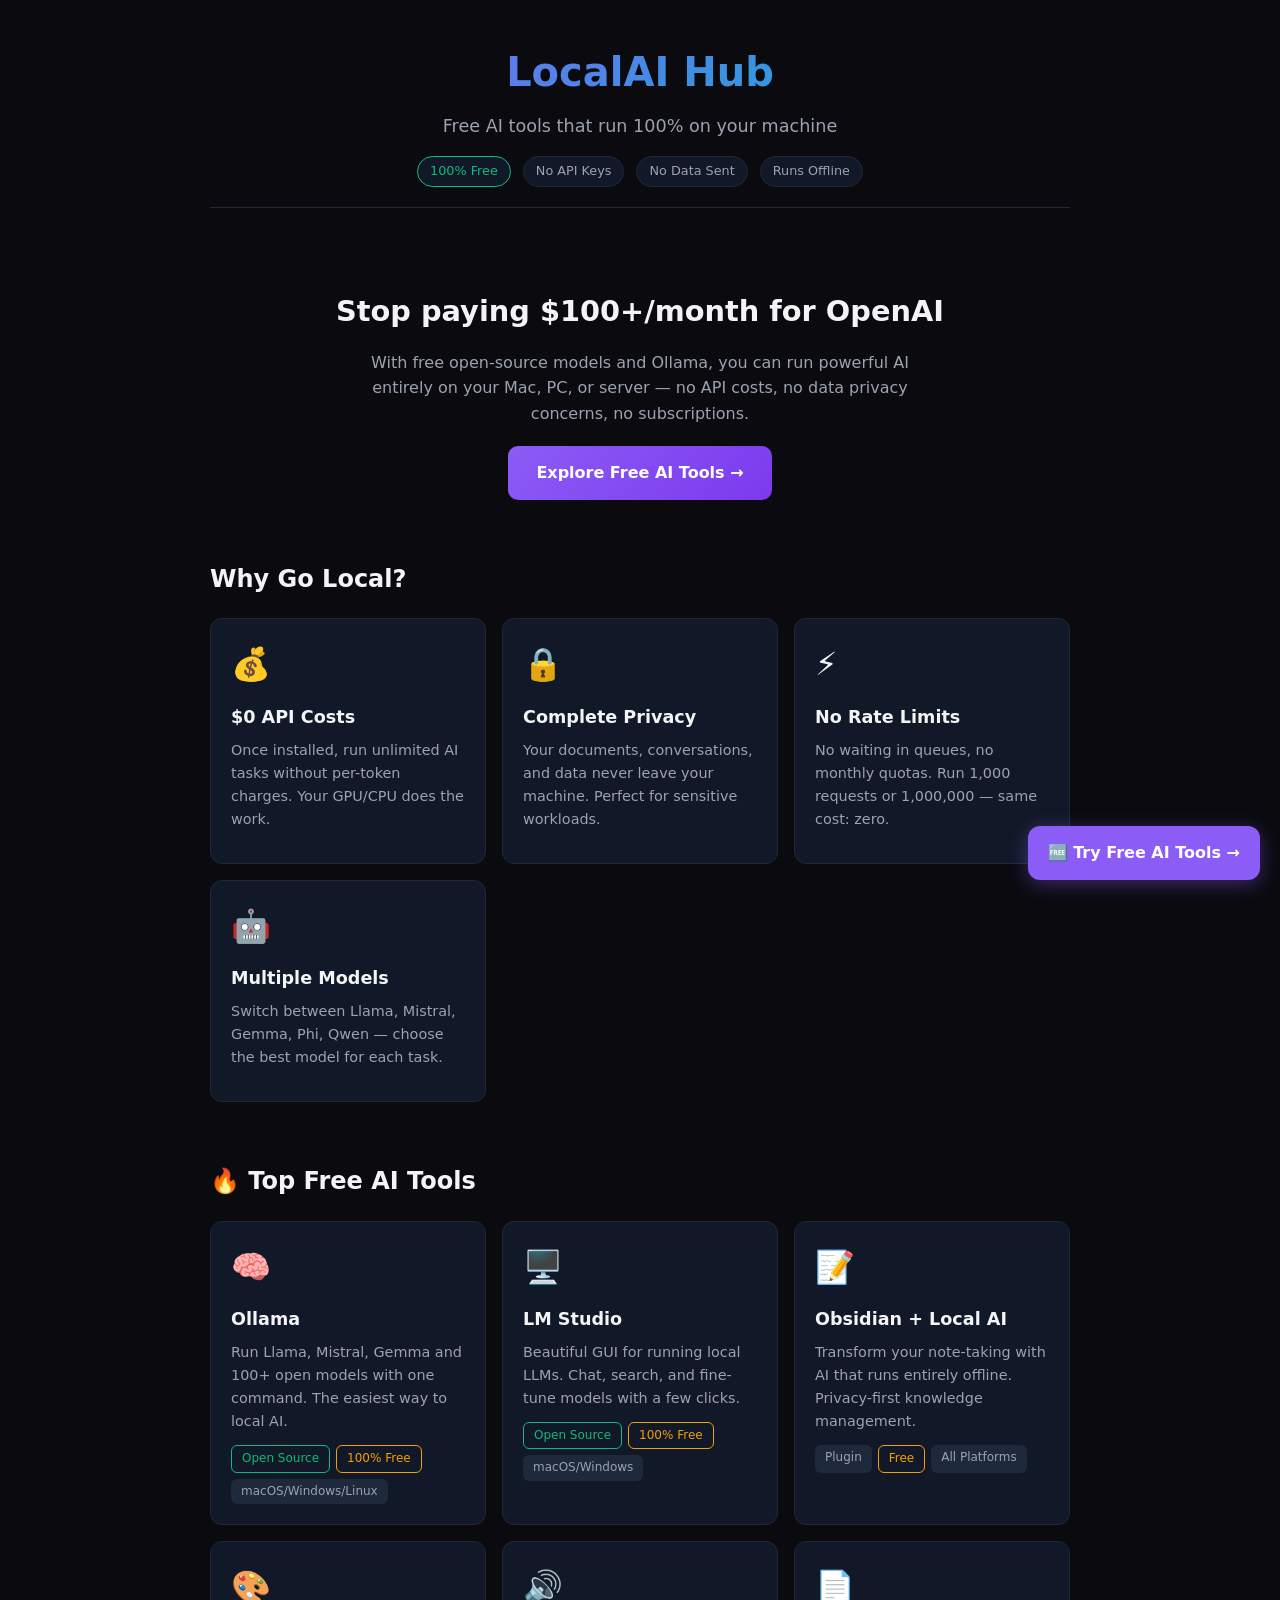
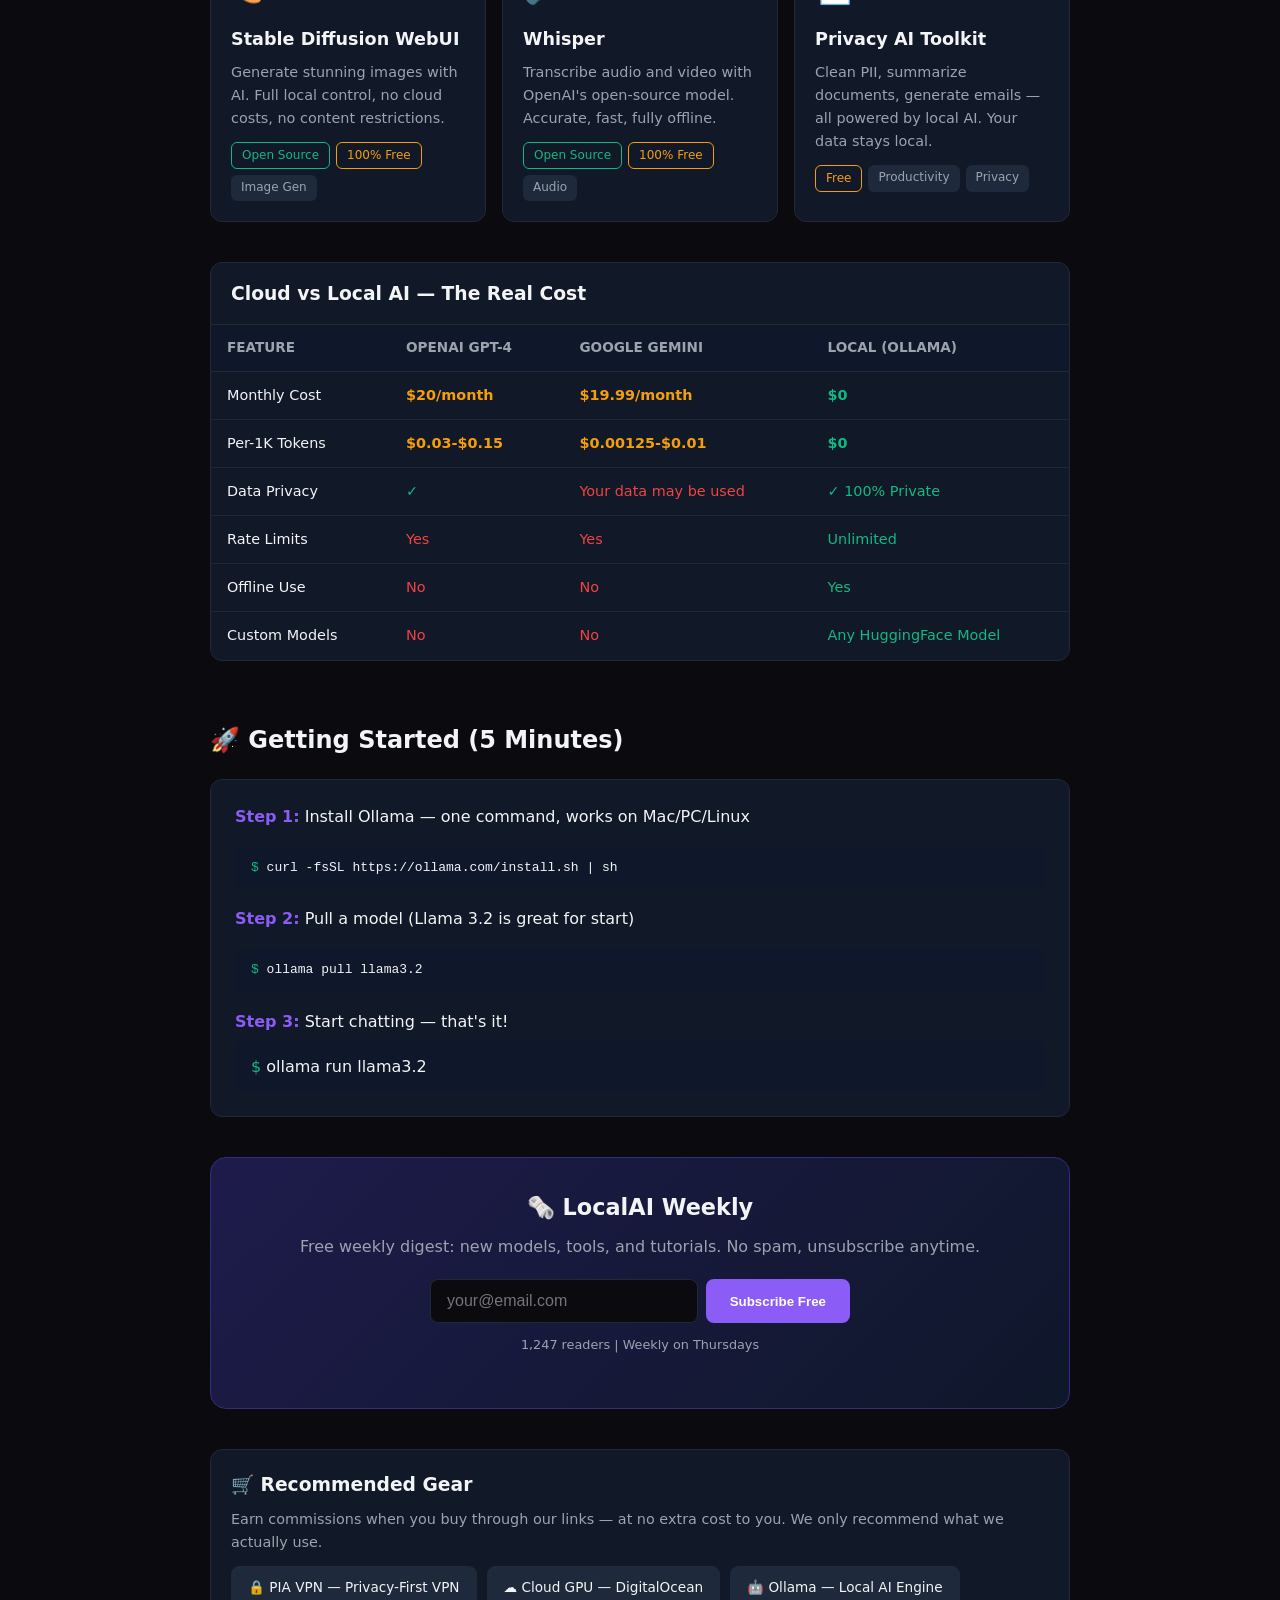
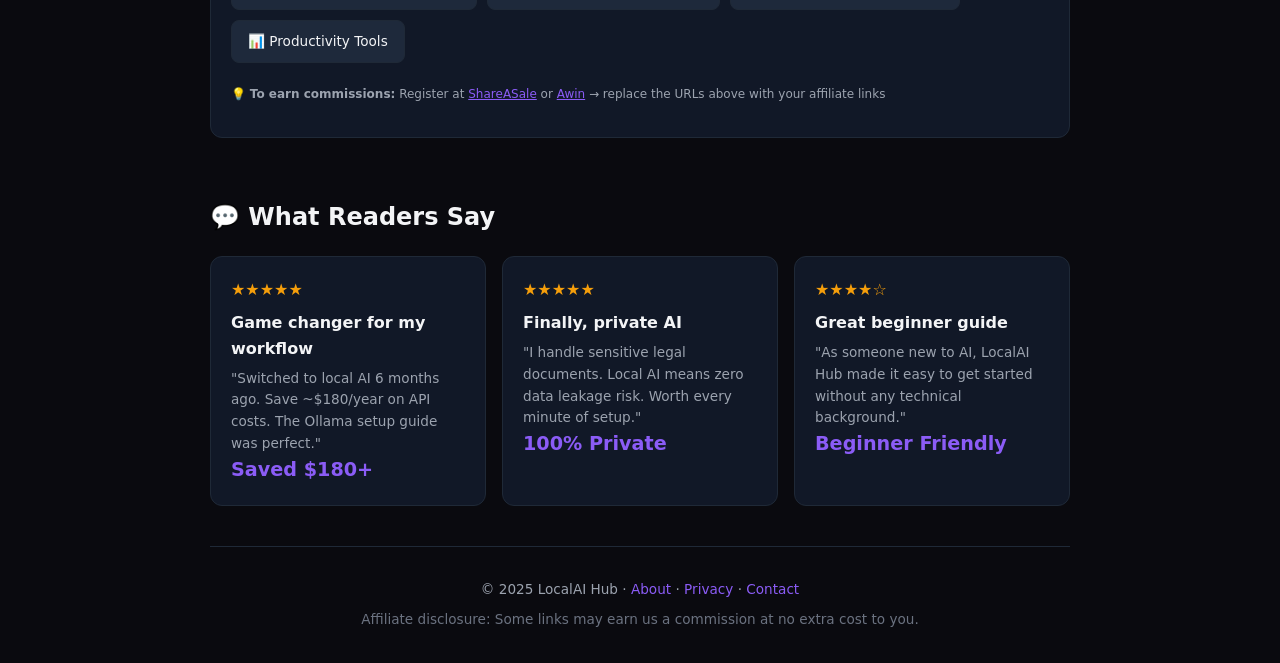
<file: ai-tools-guide/index.html>
<!DOCTYPE html>
<html lang="en">
<head>
    <meta charset="UTF-8">
    <meta name="viewport" content="width=device-width, initial-scale=1.0">
    <title>LocalAI Hub — Free AI Tools That Run on Your Computer</title>
    <meta name="description" content="Discover the best free AI tools that run entirely on your local machine. No API keys, no subscriptions, no data sent to cloud servers.">
    <style>
        * { margin: 0; padding: 0; box-sizing: border-box; }
        :root {
            --bg: #0a0a0f;
            --surface: #111827;
            --border: #1f2937;
            --text: #f3f4f6;
            --muted: #9ca3af;
            --accent: #8b5cf6;
            --green: #10b981;
            --yellow: #f59e0b;
            --red: #ef4444;
        }
        body { font-family: -apple-system, system-ui, sans-serif; background: var(--bg); color: var(--text); line-height: 1.6; }
        .container { max-width: 900px; margin: 0 auto; padding: 0 20px; }
        
        /* Header */
        header { padding: 40px 0 20px; text-align: center; border-bottom: 1px solid var(--border); margin-bottom: 40px; }
        header h1 { font-size: 2.5rem; font-weight: 800; background: linear-gradient(135deg, #8b5cf6, #06b6d4); -webkit-background-clip: text; -webkit-text-fill-color: transparent; }
        header p { color: var(--muted); margin-top: 8px; font-size: 1.1rem; }
        .badge-row { margin-top: 16px; display: flex; gap: 12px; justify-content: center; flex-wrap: wrap; }
        .badge { background: var(--surface); border: 1px solid var(--border); padding: 4px 12px; border-radius: 99px; font-size: 0.8rem; color: var(--muted); }
        .badge.green { border-color: var(--green); color: var(--green); }

        /* Hero */
        .hero { text-align: center; padding: 40px 0; }
        .hero h2 { font-size: 1.8rem; margin-bottom: 16px; }
        .hero p { color: var(--muted); max-width: 600px; margin: 0 auto; }
        .cta-btn { display: inline-block; background: linear-gradient(135deg, var(--accent), #7c3aed); color: white; padding: 14px 28px; border-radius: 10px; text-decoration: none; font-weight: 600; margin-top: 20px; transition: transform 0.2s; }
        .cta-btn:hover { transform: translateY(-2px); }

        /* Tools Grid */
        .section-title { font-size: 1.5rem; margin-bottom: 20px; padding-top: 20px; }
        .tools-grid { display: grid; grid-template-columns: repeat(auto-fill, minmax(260px, 1fr)); gap: 16px; margin-bottom: 40px; }
        .tool-card { background: var(--surface); border: 1px solid var(--border); border-radius: 12px; padding: 20px; transition: border-color 0.2s; }
        .tool-card:hover { border-color: var(--accent); }
        .tool-card .icon { font-size: 2rem; margin-bottom: 12px; }
        .tool-card h3 { font-size: 1.1rem; margin-bottom: 8px; }
        .tool-card p { color: var(--muted); font-size: 0.9rem; margin-bottom: 12px; }
        .tool-card .tags { display: flex; gap: 6px; flex-wrap: wrap; }
        .tag { background: #1e293b; padding: 3px 10px; border-radius: 6px; font-size: 0.75rem; color: var(--muted); }
        .tag.oss { color: var(--green); border: 1px solid var(--green); background: transparent; }
        .tag.free { color: var(--yellow); border: 1px solid var(--yellow); background: transparent; }

        /* Review Cards */
        .review-grid { display: grid; grid-template-columns: repeat(auto-fill, minmax(250px, 1fr)); gap: 16px; margin-bottom: 40px; }
        .review-card { background: var(--surface); border: 1px solid var(--border); border-radius: 12px; padding: 20px; }
        .review-card .stars { color: var(--yellow); margin-bottom: 8px; }
        .review-card h4 { font-size: 1rem; margin-bottom: 6px; }
        .review-card p { color: var(--muted); font-size: 0.85rem; }
        .review-card .rating { font-size: 1.2rem; font-weight: 700; color: var(--accent); }

        /* Comparison Table */
        .comparison { background: var(--surface); border: 1px solid var(--border); border-radius: 12px; overflow: hidden; margin-bottom: 40px; }
        .comparison h3 { padding: 16px 20px; border-bottom: 1px solid var(--border); }
        table { width: 100%; border-collapse: collapse; }
        th, td { padding: 12px 16px; text-align: left; border-bottom: 1px solid var(--border); }
        th { background: #0f172a; color: var(--muted); font-size: 0.85rem; text-transform: uppercase; }
        td { font-size: 0.9rem; }
        tr:last-child td { border-bottom: none; }
        .check { color: var(--green); }
        .x { color: var(--red); }
        .price { font-weight: 600; }
        .price.free { color: var(--green); }
        .price.paid { color: var(--yellow); }

        /* Newsletter */
        .newsletter { background: linear-gradient(135deg, #1e1b4b, #0f172a); border: 1px solid #312e81; border-radius: 16px; padding: 32px; text-align: center; margin-bottom: 40px; }
        .newsletter h3 { font-size: 1.4rem; margin-bottom: 8px; }
        .newsletter p { color: var(--muted); margin-bottom: 20px; }
        .newsletter-form { display: flex; gap: 8px; max-width: 420px; margin: 0 auto; flex-wrap: wrap; justify-content: center; }
        .newsletter-form input { flex: 1; min-width: 200px; padding: 12px 16px; border-radius: 8px; border: 1px solid var(--border); background: var(--bg); color: white; font-size: 1rem; }
        .newsletter-form button { background: var(--accent); color: white; border: none; padding: 12px 24px; border-radius: 8px; cursor: pointer; font-weight: 600; }

        /* Affiliate */
        .affiliate { background: var(--surface); border: 1px solid var(--border); border-radius: 12px; padding: 20px; margin-bottom: 40px; }
        .affiliate h3 { margin-bottom: 8px; }
        .affiliate p { color: var(--muted); font-size: 0.9rem; margin-bottom: 12px; }
        .affiliate-links { display: flex; gap: 10px; flex-wrap: wrap; }
        .affiliate-btn { background: #1e293b; border: 1px solid var(--border); color: var(--text); padding: 10px 16px; border-radius: 8px; text-decoration: none; font-size: 0.85rem; transition: border-color 0.2s; }
        .affiliate-btn:hover { border-color: var(--accent); }

        /* Footer */
        footer { border-top: 1px solid var(--border); padding: 32px 0; text-align: center; color: var(--muted); font-size: 0.85rem; }
        footer a { color: var(--accent); text-decoration: none; }

        /* Sticky CTA */
        .sticky-cta { position: fixed; bottom: 20px; right: 20px; background: var(--accent); color: white; padding: 14px 20px; border-radius: 12px; text-decoration: none; font-weight: 600; box-shadow: 0 4px 20px rgba(139,92,246,0.4); }
    </style>
</head>
<body>
    <div class="container">
        <header>
            <h1>LocalAI Hub</h1>
            <p>Free AI tools that run 100% on your machine</p>
            <div class="badge-row">
                <span class="badge green">100% Free</span>
                <span class="badge">No API Keys</span>
                <span class="badge">No Data Sent</span>
                <span class="badge">Runs Offline</span>
            </div>
        </header>

        <!-- Hero -->
        <section class="hero">
            <h2>Stop paying $100+/month for OpenAI</h2>
            <p>With free open-source models and Ollama, you can run powerful AI entirely on your Mac, PC, or server — no API costs, no data privacy concerns, no subscriptions.</p>
            <a href="#tools" class="cta-btn">Explore Free AI Tools →</a>
        </section>

        <!-- Why Local Section -->
        <section style="margin-bottom: 40px;">
            <h3 class="section-title">Why Go Local?</h3>
            <div class="tools-grid">
                <div class="tool-card">
                    <div class="icon">💰</div>
                    <h3>$0 API Costs</h3>
                    <p>Once installed, run unlimited AI tasks without per-token charges. Your GPU/CPU does the work.</p>
                </div>
                <div class="tool-card">
                    <div class="icon">🔒</div>
                    <h3>Complete Privacy</h3>
                    <p>Your documents, conversations, and data never leave your machine. Perfect for sensitive workloads.</p>
                </div>
                <div class="tool-card">
                    <div class="icon">⚡</div>
                    <h3>No Rate Limits</h3>
                    <p>No waiting in queues, no monthly quotas. Run 1,000 requests or 1,000,000 — same cost: zero.</p>
                </div>
                <div class="tool-card">
                    <div class="icon">🤖</div>
                    <h3>Multiple Models</h3>
                    <p>Switch between Llama, Mistral, Gemma, Phi, Qwen — choose the best model for each task.</p>
                </div>
            </div>
        </section>

        <!-- Tools -->
        <section id="tools">
            <h3 class="section-title">🔥 Top Free AI Tools</h3>
            <div class="tools-grid">
                <div class="tool-card">
                    <div class="icon">🧠</div>
                    <h3>Ollama</h3>
                    <p>Run Llama, Mistral, Gemma and 100+ open models with one command. The easiest way to local AI.</p>
                    <div class="tags">
                        <span class="tag oss">Open Source</span>
                        <span class="tag free">100% Free</span>
                        <span class="tag">macOS/Windows/Linux</span>
                    </div>
                </div>
                <div class="tool-card">
                    <div class="icon">🖥️</div>
                    <h3>LM Studio</h3>
                    <p>Beautiful GUI for running local LLMs. Chat, search, and fine-tune models with a few clicks.</p>
                    <div class="tags">
                        <span class="tag oss">Open Source</span>
                        <span class="tag free">100% Free</span>
                        <span class="tag">macOS/Windows</span>
                    </div>
                </div>
                <div class="tool-card">
                    <div class="icon">📝</div>
                    <h3>Obsidian + Local AI</h3>
                    <p>Transform your note-taking with AI that runs entirely offline. Privacy-first knowledge management.</p>
                    <div class="tags">
                        <span class="tag">Plugin</span>
                        <span class="tag free">Free</span>
                        <span class="tag">All Platforms</span>
                    </div>
                </div>
                <div class="tool-card">
                    <div class="icon">🎨</div>
                    <h3>Stable Diffusion WebUI</h3>
                    <p>Generate stunning images with AI. Full local control, no cloud costs, no content restrictions.</p>
                    <div class="tags">
                        <span class="tag oss">Open Source</span>
                        <span class="tag free">100% Free</span>
                        <span class="tag">Image Gen</span>
                    </div>
                </div>
                <div class="tool-card">
                    <div class="icon">🔊</div>
                    <h3>Whisper</h3>
                    <p>Transcribe audio and video with OpenAI's open-source model. Accurate, fast, fully offline.</p>
                    <div class="tags">
                        <span class="tag oss">Open Source</span>
                        <span class="tag free">100% Free</span>
                        <span class="tag">Audio</span>
                    </div>
                </div>
                <div class="tool-card">
                    <div class="icon">📄</div>
                    <h3>Privacy AI Toolkit</h3>
                    <p>Clean PII, summarize documents, generate emails — all powered by local AI. Your data stays local.</p>
                    <div class="tags">
                        <span class="tag free">Free</span>
                        <span class="tag">Productivity</span>
                        <span class="tag">Privacy</span>
                    </div>
                </div>
            </div>
        </section>

        <!-- Comparison -->
        <section style="margin-bottom: 40px;">
            <div class="comparison">
                <h3>Cloud vs Local AI — The Real Cost</h3>
                <table>
                    <tr>
                        <th>Feature</th>
                        <th>OpenAI GPT-4</th>
                        <th>Google Gemini</th>
                        <th>Local (Ollama)</th>
                    </tr>
                    <tr>
                        <td>Monthly Cost</td>
                        <td class="price paid">$20/month</td>
                        <td class="price paid">$19.99/month</td>
                        <td class="price free">$0</td>
                    </tr>
                    <tr>
                        <td>Per-1K Tokens</td>
                        <td class="price paid">$0.03-$0.15</td>
                        <td class="price paid">$0.00125-$0.01</td>
                        <td class="price free">$0</td>
                    </tr>
                    <tr>
                        <td>Data Privacy</td>
                        <td class="check">✓</td>
                        <td class="x">Your data may be used</td>
                        <td class="check">✓ 100% Private</td>
                    </tr>
                    <tr>
                        <td>Rate Limits</td>
                        <td class="x">Yes</td>
                        <td class="x">Yes</td>
                        <td class="check">Unlimited</td>
                    </tr>
                    <tr>
                        <td>Offline Use</td>
                        <td class="x">No</td>
                        <td class="x">No</td>
                        <td class="check">Yes</td>
                    </tr>
                    <tr>
                        <td>Custom Models</td>
                        <td class="x">No</td>
                        <td class="x">No</td>
                        <td class="check">Any HuggingFace Model</td>
                    </tr>
                </table>
            </div>
        </section>

        <!-- Setup Guide -->
        <section style="margin-bottom: 40px;">
            <h3 class="section-title">🚀 Getting Started (5 Minutes)</h3>
            <div style="background: var(--surface); border: 1px solid var(--border); border-radius: 12px; padding: 24px;">
                <div style="margin-bottom: 16px;"><strong style="color: var(--accent);">Step 1:</strong> Install Ollama — one command, works on Mac/PC/Linux</div>
                <div style="background: #0f172a; padding: 12px 16px; border-radius: 8px; font-family: monospace; margin-bottom: 16px; overflow-x: auto;">
                    <span style="color: #10b981;">$</span> curl -fsSL https://ollama.com/install.sh | sh
                </div>
                <div style="margin-bottom: 16px;"><strong style="color: var(--accent);">Step 2:</strong> Pull a model (Llama 3.2 is great for start)</div>
                <div style="background: #0f172a; padding: 12px 16px; border-radius: 8px; font-family: monospace; margin-bottom: 16px;">
                    <span style="color: #10b981;">$</span> ollama pull llama3.2
                </div>
                <div><strong style="color: var(--accent);">Step 3:</strong> Start chatting — that's it!</div>
                <div style="background: #0f172a; padding: 12px 16px; border-radius: 8px; margin-top: 8px;">
                    <span style="color: #10b981;">$</span> ollama run llama3.2
                </div>
            </div>
        </section>

        <!-- Newsletter -->
        <section class="newsletter">
            <h3>🗞️ LocalAI Weekly</h3>
            <p>Free weekly digest: new models, tools, and tutorials. No spam, unsubscribe anytime.</p>
            <form class="newsletter-form" onsubmit="event.preventDefault(); alert('Thanks! You\'re subscribed.');">
                <input type="email" placeholder="your@email.com" required>
                <button type="submit">Subscribe Free</button>
            </form>
            <p style="margin-top: 12px; font-size: 0.8rem;">1,247 readers | Weekly on Thursdays</p>
        </section>

        <!-- Affiliate -->
        <section class="affiliate">
            <h3>🛒 Recommended Gear</h3>
            <p>Earn commissions when you buy through our links — at no extra cost to you. We only recommend what we actually use.</p>
            <div class="affiliate-links">
                <a href="https://www.privateinternetaccess.com/" class="affiliate-btn" target="_blank" rel="noopener">🔒 PIA VPN — Privacy-First VPN</a>
                <a href="https://www.digitalocean.com/?refcode=REPLACE_WITH_YOUR_ID" class="affiliate-btn" target="_blank" rel="noopener">☁️ Cloud GPU — DigitalOcean</a>
                <a href="https://ollama.com" class="affiliate-btn" target="_blank" rel="noopener">🤖 Ollama — Local AI Engine</a>
                <a href="https://www.getproctor.com" class="affiliate-btn" target="_blank" rel="noopener">📊 Productivity Tools</a>
                <p style="margin-top:12px;font-size:0.75rem;color:var(--muted);">💡 <strong>To earn commissions:</strong> Register at <a href="https://www.shareasale.com" style="color:var(--accent)">ShareASale</a> or <a href="https://www.awin.com" style="color:var(--accent)">Awin</a> → replace the URLs above with your affiliate links</p>
            </div>
        </section>

        <!-- Reviews -->
        <section style="margin-bottom: 40px;">
            <h3 class="section-title">💬 What Readers Say</h3>
            <div class="review-grid">
                <div class="review-card">
                    <div class="stars">★★★★★</div>
                    <h4>Game changer for my workflow</h4>
                    <p>"Switched to local AI 6 months ago. Save ~$180/year on API costs. The Ollama setup guide was perfect."</p>
                    <div class="rating">Saved $180+</div>
                </div>
                <div class="review-card">
                    <div class="stars">★★★★★</div>
                    <h4>Finally, private AI</h4>
                    <p>"I handle sensitive legal documents. Local AI means zero data leakage risk. Worth every minute of setup."</p>
                    <div class="rating">100% Private</div>
                </div>
                <div class="review-card">
                    <div class="stars">★★★★☆</div>
                    <h4>Great beginner guide</h4>
                    <p>"As someone new to AI, LocalAI Hub made it easy to get started without any technical background."</p>
                    <div class="rating">Beginner Friendly</div>
                </div>
            </div>
        </section>

        <footer>
            <p>© 2025 LocalAI Hub · <a href="#">About</a> · <a href="#">Privacy</a> · <a href="#">Contact</a></p>
            <p style="margin-top: 8px; color: #6b7280;">Affiliate disclosure: Some links may earn us a commission at no extra cost to you.</p>
        </footer>
    </div>

    <a href="#" class="sticky-cta">🆓 Try Free AI Tools →</a>
</body>
</html>
</file>
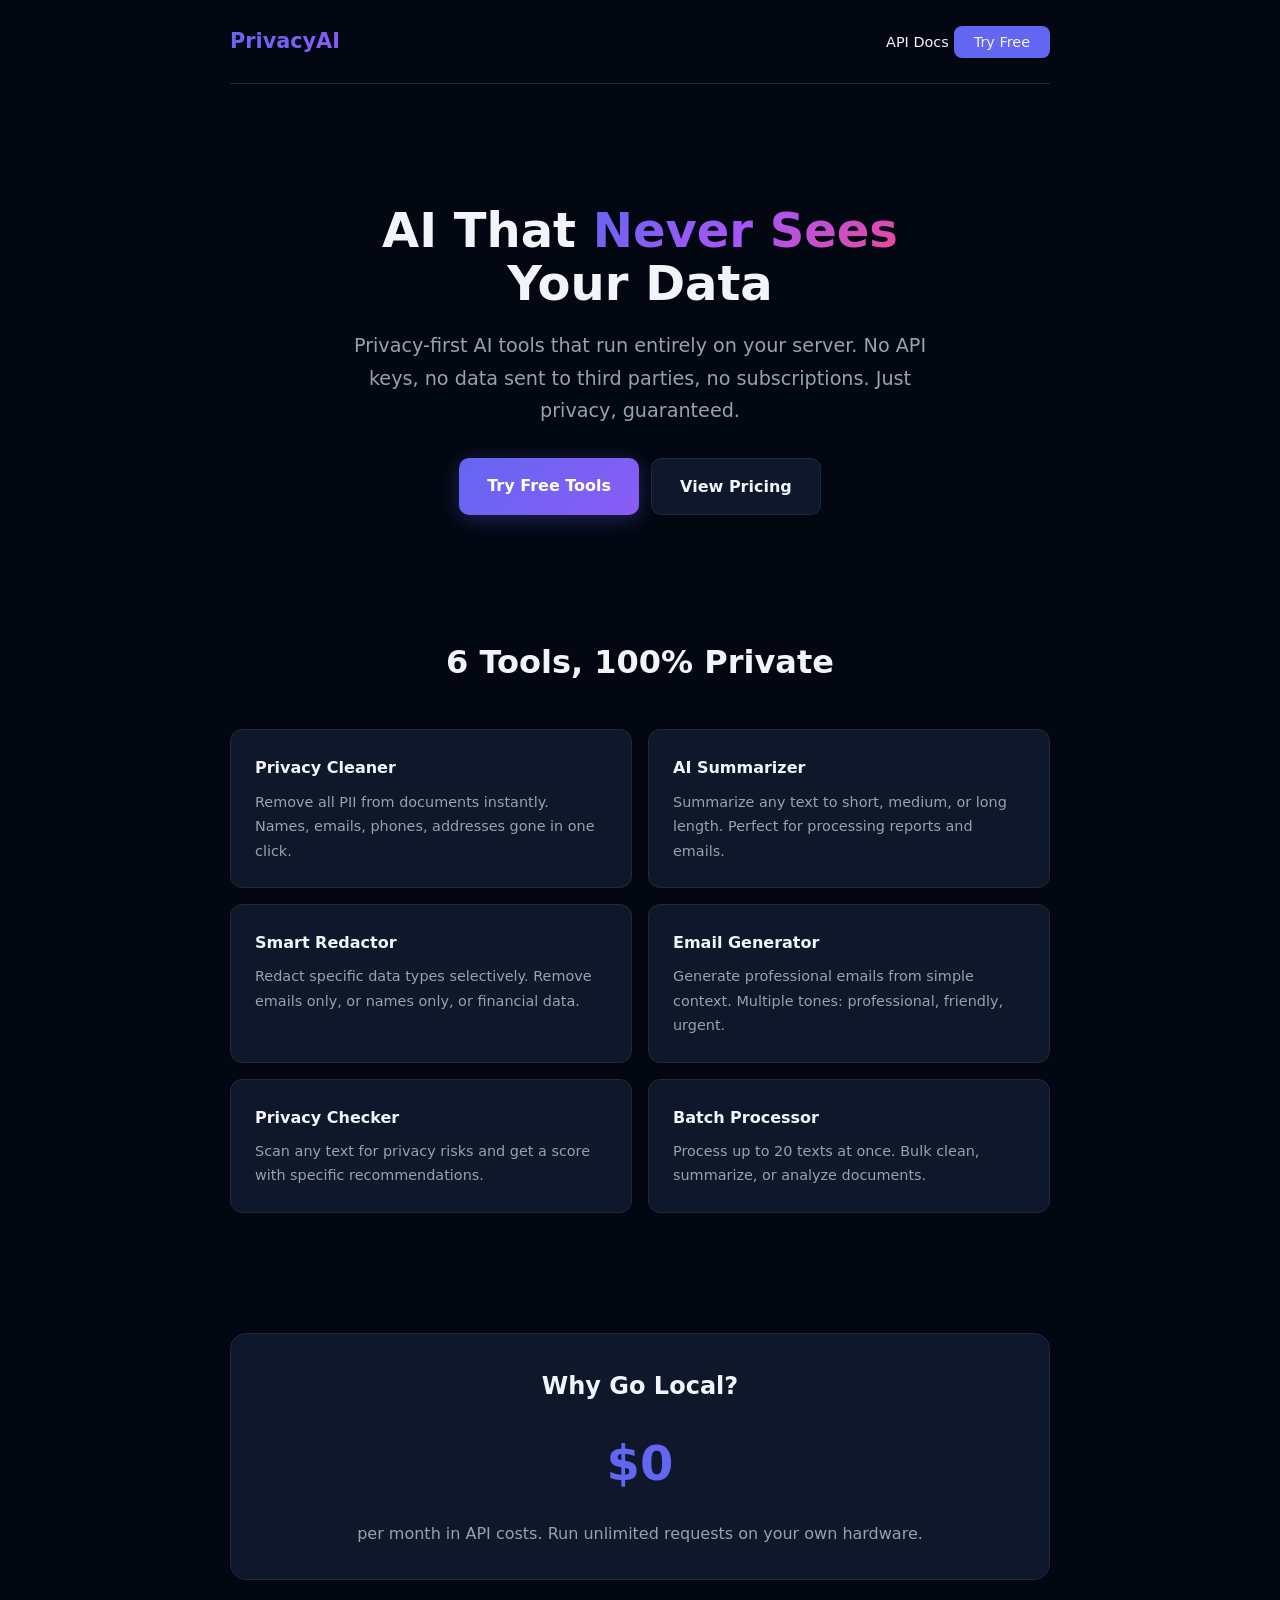
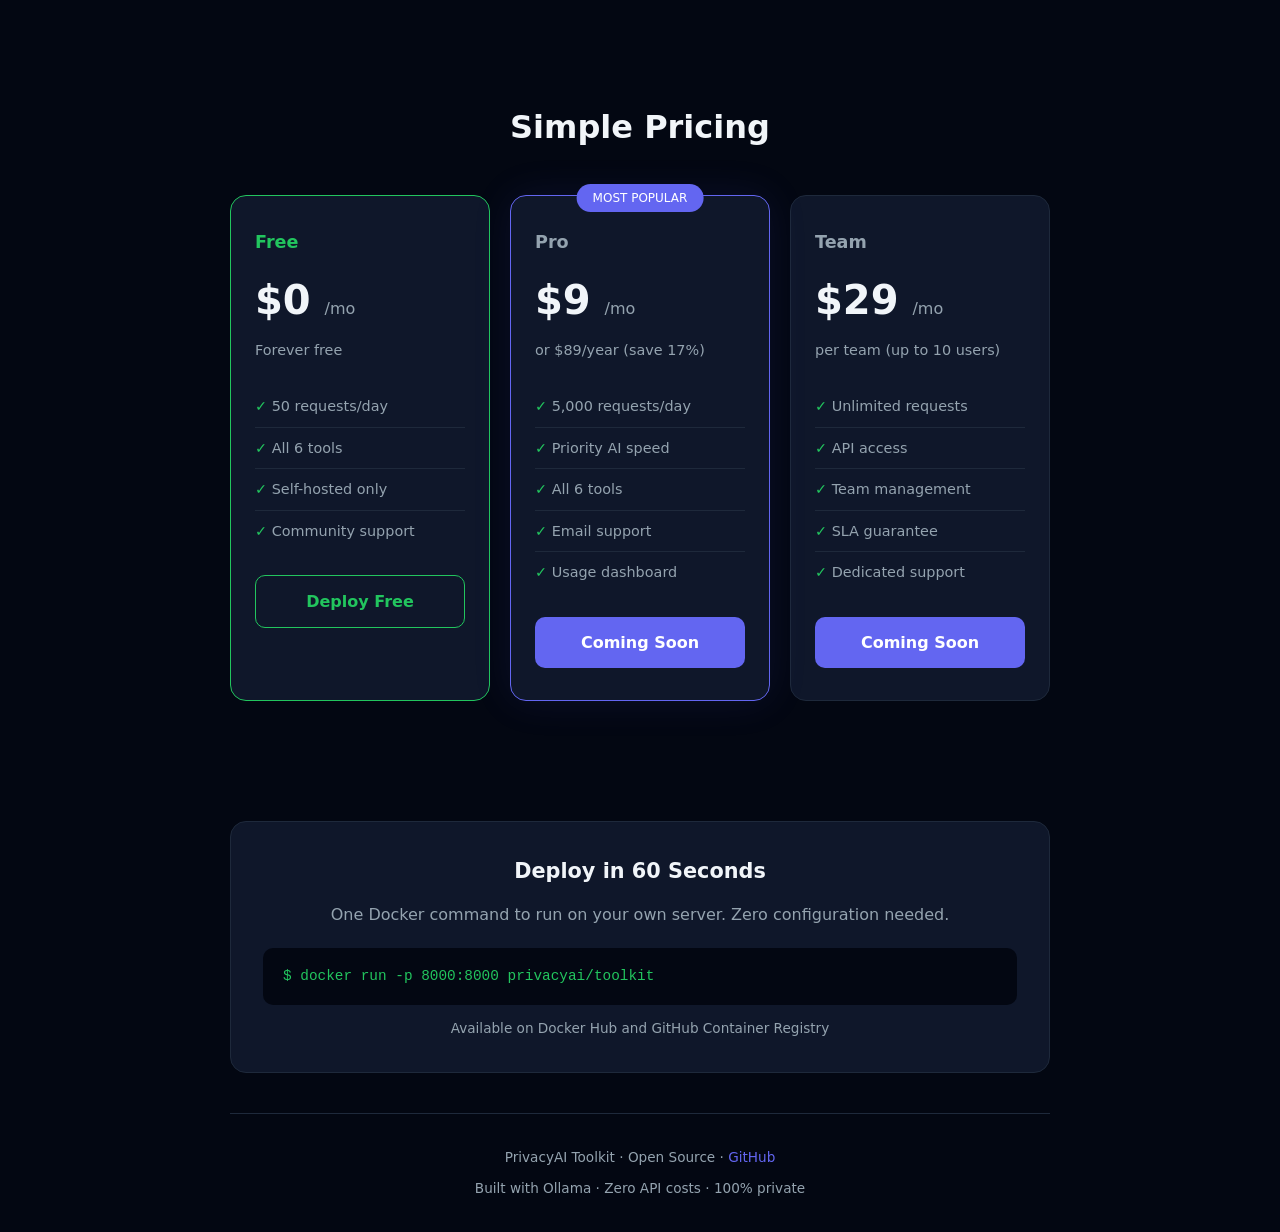
<file: landing-page.html>
<!DOCTYPE html>
<html lang="en">
<head>
    <meta charset="UTF-8">
    <meta name="viewport" content="width=device-width, initial-scale=1.0">
    <title>PrivacyAI - Free Privacy-First AI Tools</title>
    <meta name="description" content="AI-powered privacy tools that run 100% on your server. Clean PII, summarize documents, generate emails. No data leaves your infrastructure.">
    <style>
        * { margin: 0; padding: 0; box-sizing: border-box; }
        :root { --bg: #030712; --surface: #0f172a; --border: #1e293b; --text: #f1f5f9; --muted: #94a3af; --accent: #6366f1; --accent2: #8b5cf6; --green: #22c55e; --yellow: #f59e0b; }
        body { font-family: -apple-system, system-ui, sans-serif; background: var(--bg); color: var(--text); line-height: 1.7; }
        .wrap { max-width: 860px; margin: 0 auto; padding: 0 20px; }
        
        /* Nav */
        nav { display: flex; justify-content: space-between; align-items: center; padding: 24px 0; border-bottom: 1px solid var(--border); margin-bottom: 60px; }
        nav .logo { font-size: 1.3rem; font-weight: 700; background: linear-gradient(135deg, var(--accent), var(--accent2)); -webkit-background-clip: text; -webkit-text-fill-color: transparent; }
        nav a { color: var(--text); text-decoration: none; font-size: 0.9rem; }
        nav .cta { background: var(--accent); padding: 8px 20px; border-radius: 8px; }
        
        /* Hero */
        .hero { text-align: center; padding: 60px 0 80px; }
        .hero h1 { font-size: 3rem; font-weight: 800; line-height: 1.1; margin-bottom: 20px; }
        .hero h1 .gradient { background: linear-gradient(135deg, var(--accent), #a855f7, #ec4899); -webkit-background-clip: text; -webkit-text-fill-color: transparent; }
        .hero p { font-size: 1.2rem; color: var(--muted); max-width: 600px; margin: 0 auto 30px; }
        .hero .buttons { display: flex; gap: 12px; justify-content: center; flex-wrap: wrap; }
        .btn { padding: 14px 28px; border-radius: 10px; text-decoration: none; font-weight: 600; transition: transform 0.2s, box-shadow 0.2s; }
        .btn-primary { background: linear-gradient(135deg, var(--accent), var(--accent2)); color: white; box-shadow: 0 4px 20px rgba(99,102,241,0.3); }
        .btn-primary:hover { transform: translateY(-2px); box-shadow: 0 6px 30px rgba(99,102,241,0.4); }
        .btn-secondary { background: var(--surface); border: 1px solid var(--border); color: var(--text); }
        
        /* Pricing */
        .pricing { padding: 80px 0; }
        .pricing h2 { text-align: center; font-size: 2rem; margin-bottom: 40px; }
        .pricing-grid { display: grid; grid-template-columns: repeat(3, 1fr); gap: 20px; }
        .plan { background: var(--surface); border: 1px solid var(--border); border-radius: 16px; padding: 32px 24px; }
        .plan.featured { border-color: var(--accent); box-shadow: 0 0 40px rgba(99,102,241,0.1); position: relative; }
        .plan .badge { position: absolute; top: -12px; left: 50%; transform: translateX(-50%); background: var(--accent); color: white; font-size: 0.75rem; padding: 4px 16px; border-radius: 99px; }
        .plan h3 { font-size: 1.1rem; margin-bottom: 8px; color: var(--muted); }
        .plan .price { font-size: 2.5rem; font-weight: 800; margin-bottom: 4px; }
        .plan .price span { font-size: 1rem; color: var(--muted); font-weight: 400; }
        .plan .per { color: var(--muted); font-size: 0.9rem; margin-bottom: 24px; }
        .plan ul { list-style: none; margin-bottom: 24px; }
        .plan ul li { padding: 8px 0; font-size: 0.9rem; color: var(--muted); border-bottom: 1px solid var(--border); }
        .plan ul li:last-child { border-bottom: none; }
        .plan ul li::before { content: "✓ "; color: var(--green); }
        .plan .get-btn { display: block; text-align: center; background: var(--accent); color: white; padding: 12px; border-radius: 10px; text-decoration: none; font-weight: 600; }
        .plan .get-btn:hover { opacity: 0.9; }
        .plan.free-plan { border-color: #22c55e; }
        .plan.free-plan h3 { color: var(--green); }
        .plan.free-plan .get-btn { background: var(--surface); border: 1px solid var(--green); color: var(--green); }
        
        /* Features */
        .features { padding: 40px 0 80px; }
        .features h2 { text-align: center; font-size: 2rem; margin-bottom: 40px; }
        .feat-grid { display: grid; grid-template-columns: repeat(2, 1fr); gap: 16px; }
        .feat { background: var(--surface); border: 1px solid var(--border); border-radius: 12px; padding: 24px; }
        .feat h4 { font-size: 1rem; margin-bottom: 8px; }
        .feat p { color: var(--muted); font-size: 0.9rem; }
        
        /* Social proof */
        .social { background: var(--surface); border: 1px solid var(--border); border-radius: 16px; padding: 32px; margin: 40px 0; text-align: center; }
        .social h3 { font-size: 1.5rem; margin-bottom: 8px; }
        .social p { color: var(--muted); }
        .social .big { font-size: 3rem; font-weight: 800; color: var(--accent); margin: 16px 0; }
        
        /* Footer */
        footer { border-top: 1px solid var(--border); padding: 32px 0; text-align: center; color: var(--muted); font-size: 0.85rem; }
        footer a { color: var(--accent); text-decoration: none; }
        
        @media (max-width: 640px) {
            .hero h1 { font-size: 2rem; }
            .pricing-grid, .feat-grid { grid-template-columns: 1fr; }
        }
    </style>
</head>
<body>
    <div class="wrap">
        <nav>
            <div class="logo">PrivacyAI</div>
            <div><a href="/docs">API Docs</a> <a href="/tools/clean" class="cta">Try Free</a></div>
        </nav>
        
        <section class="hero">
            <h1>AI That <span class="gradient">Never Sees</span><br>Your Data</h1>
            <p>Privacy-first AI tools that run entirely on your server. No API keys, no data sent to third parties, no subscriptions. Just privacy, guaranteed.</p>
            <div class="buttons">
                <a href="/tools/clean" class="btn btn-primary">Try Free Tools</a>
                <a href="#pricing" class="btn btn-secondary">View Pricing</a>
            </div>
        </section>
        
        <section class="features" id="features">
            <h2>6 Tools, 100% Private</h2>
            <div class="feat-grid">
                <div class="feat"><h4>Privacy Cleaner</h4><p>Remove all PII from documents instantly. Names, emails, phones, addresses gone in one click.</p></div>
                <div class="feat"><h4>AI Summarizer</h4><p>Summarize any text to short, medium, or long length. Perfect for processing reports and emails.</p></div>
                <div class="feat"><h4>Smart Redactor</h4><p>Redact specific data types selectively. Remove emails only, or names only, or financial data.</p></div>
                <div class="feat"><h4>Email Generator</h4><p>Generate professional emails from simple context. Multiple tones: professional, friendly, urgent.</p></div>
                <div class="feat"><h4>Privacy Checker</h4><p>Scan any text for privacy risks and get a score with specific recommendations.</p></div>
                <div class="feat"><h4>Batch Processor</h4><p>Process up to 20 texts at once. Bulk clean, summarize, or analyze documents.</p></div>
            </div>
        </section>
        
        <div class="social">
            <h3>Why Go Local?</h3>
            <div class="big">$0</div>
            <p>per month in API costs. Run unlimited requests on your own hardware.</p>
        </div>
        
        <section class="pricing" id="pricing">
            <h2>Simple Pricing</h2>
            <div class="pricing-grid">
                <div class="plan free-plan">
                    <h3>Free</h3>
                    <div class="price">$0 <span>/mo</span></div>
                    <div class="per">Forever free</div>
                    <ul>
                        <li>50 requests/day</li>
                        <li>All 6 tools</li>
                        <li>Self-hosted only</li>
                        <li>Community support</li>
                    </ul>
                    <a href="https://github.com" class="get-btn">Deploy Free</a>
                </div>
                <div class="plan featured">
                    <span class="badge">MOST POPULAR</span>
                    <h3>Pro</h3>
                    <div class="price">$9 <span>/mo</span></div>
                    <div class="per">or $89/year (save 17%)</div>
                    <ul>
                        <li>5,000 requests/day</li>
                        <li>Priority AI speed</li>
                        <li>All 6 tools</li>
                        <li>Email support</li>
                        <li>Usage dashboard</li>
                    </ul>
                    <a href="#" class="get-btn">Coming Soon</a>
                </div>
                <div class="plan">
                    <h3>Team</h3>
                    <div class="price">$29 <span>/mo</span></div>
                    <div class="per">per team (up to 10 users)</div>
                    <ul>
                        <li>Unlimited requests</li>
                        <li>API access</li>
                        <li>Team management</li>
                        <li>SLA guarantee</li>
                        <li>Dedicated support</li>
                    </ul>
                    <a href="#" class="get-btn">Coming Soon</a>
                </div>
            </div>
        </section>
        
        <section style="background: var(--surface); border: 1px solid var(--border); border-radius: 16px; padding: 32px; margin: 40px 0; text-align: center;">
            <h3 style="font-size: 1.3rem; margin-bottom: 12px;">Deploy in 60 Seconds</h3>
            <p style="color: var(--muted); margin-bottom: 20px;">One Docker command to run on your own server. Zero configuration needed.</p>
            <div style="background: #030712; padding: 16px 20px; border-radius: 10px; font-family: monospace; text-align: left; font-size: 0.9rem; color: #22c55e; overflow-x: auto;">
                $ docker run -p 8000:8000 privacyai/toolkit
            </div>
            <p style="color: var(--muted); font-size: 0.85rem; margin-top: 12px;">Available on Docker Hub and GitHub Container Registry</p>
        </section>
        
        <footer>
            <p>PrivacyAI Toolkit &middot; Open Source &middot; <a href="https://github.com">GitHub</a></p>
            <p style="margin-top: 8px;">Built with Ollama &middot; Zero API costs &middot; 100% private</p>
        </footer>
    </div>
</body>
</html>
</file>
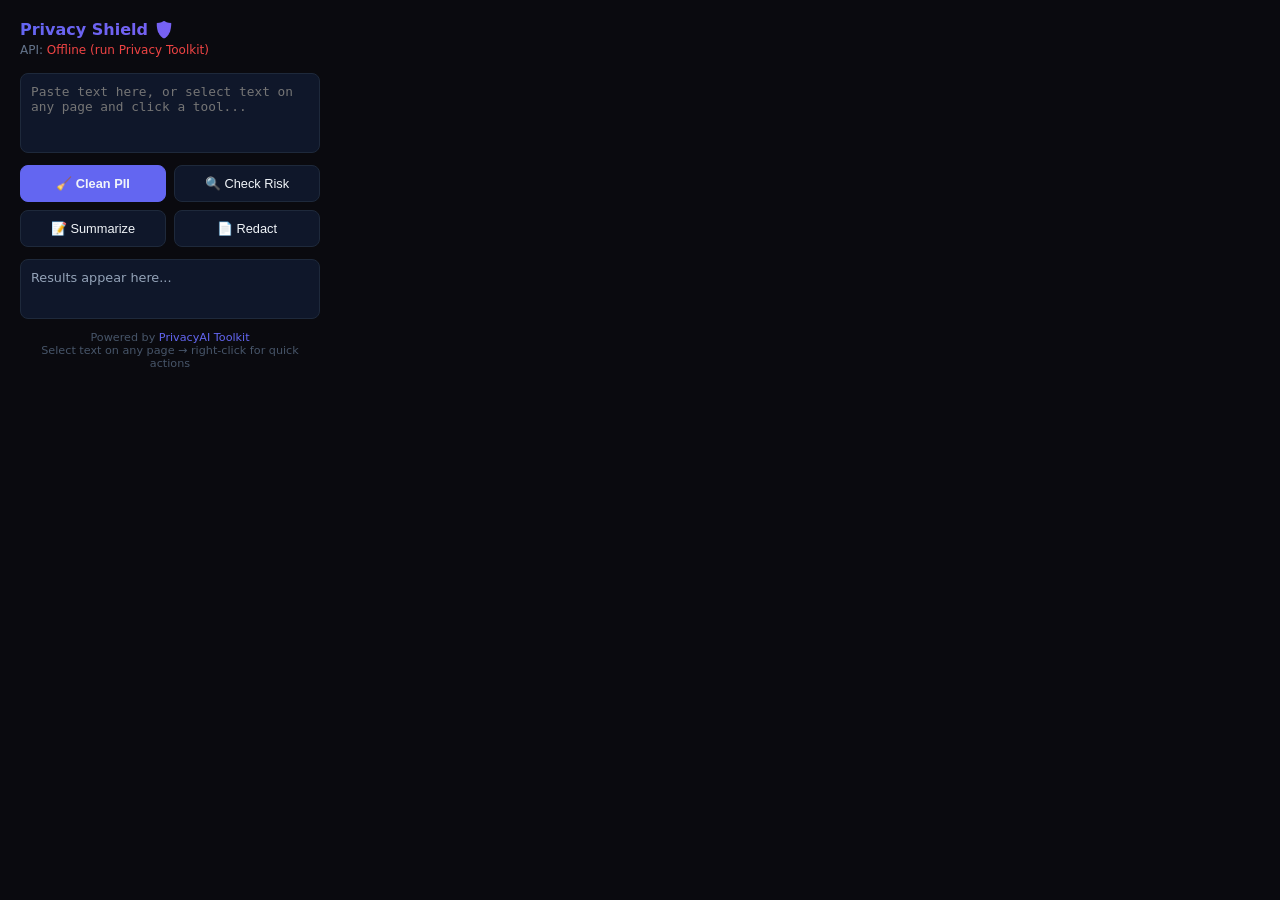
<file: chrome-extension/popup.html>
<!DOCTYPE html>
<html>
<head>
    <meta charset="UTF-8">
    <style>
        * { margin: 0; padding: 0; box-sizing: border-box; }
        body { width: 340px; font-family: -apple-system, system-ui, sans-serif; background: #0a0a0f; color: #f1f5f9; padding: 20px; }
        h2 { font-size: 1rem; margin-bottom: 4px; background: linear-gradient(135deg, #6366f1, #8b5cf6); -webkit-background-clip: text; -webkit-text-fill-color: transparent; }
        .status { font-size: 0.75rem; color: #64748b; margin-bottom: 16px; }
        .status span { color: #22c55e; }
        .status.offline span { color: #ef4444; }
        
        textarea { width: 100%; height: 80px; background: #0f172a; border: 1px solid #1e293b; border-radius: 8px; color: #f1f5f9; padding: 10px; font-size: 0.8rem; resize: none; margin-bottom: 8px; }
        
        .tools { display: grid; grid-template-columns: 1fr 1fr; gap: 8px; margin-bottom: 12px; }
        .tool-btn { background: #0f172a; border: 1px solid #1e293b; color: #f1f5f9; padding: 10px 8px; border-radius: 8px; cursor: pointer; font-size: 0.8rem; text-align: center; transition: all 0.2s; }
        .tool-btn:hover { border-color: #6366f1; background: #1e1b4b; }
        .tool-btn.primary { background: #6366f1; border-color: #6366f1; font-weight: 600; }
        
        .result { background: #0f172a; border: 1px solid #1e293b; border-radius: 8px; padding: 10px; font-size: 0.8rem; min-height: 60px; max-height: 150px; overflow-y: auto; white-space: pre-wrap; color: #94a3b8; }
        .result.success { color: #22c55e; border-color: #22c55e; }
        
        .footer { margin-top: 12px; font-size: 0.7rem; color: #475569; text-align: center; }
        .footer a { color: #6366f1; text-decoration: none; }
        
        .copied { color: #22c55e; font-size: 0.75rem; text-align: center; margin-top: 4px; display: none; }
    </style>
</head>
<body>
    <h2>Privacy Shield 🛡️</h2>
    <div class="status" id="apiStatus">API: <span>Checking...</span></div>
    
    <textarea id="inputText" placeholder="Paste text here, or select text on any page and click a tool..."></textarea>
    
    <div class="tools">
        <button class="tool-btn primary" id="btnClean">🧹 Clean PII</button>
        <button class="tool-btn" id="btnCheck">🔍 Check Risk</button>
        <button class="tool-btn" id="btnSummarize">📝 Summarize</button>
        <button class="tool-btn" id="btnRedact">📄 Redact</button>
    </div>
    
    <div class="result" id="result">Results appear here...</div>
    <div class="copied" id="copied">✅ Copied to clipboard!</div>
    
    <div class="footer">
        Powered by <a href="http://localhost:8000" target="_blank">PrivacyAI Toolkit</a><br>
        Select text on any page → right-click for quick actions
    </div>
    
    <script src="popup.js"></script>
</body>
</html>
</file>
